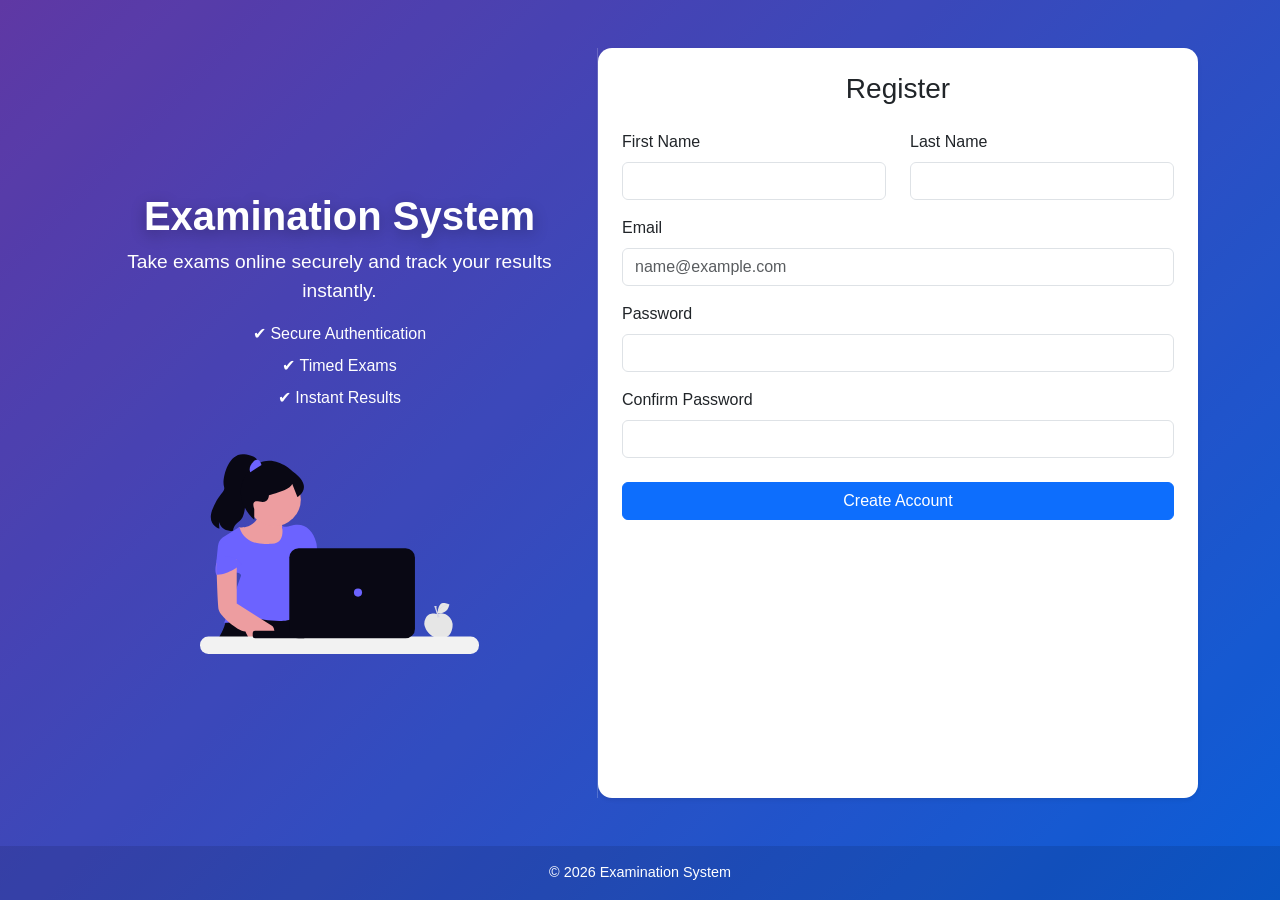
<file: index.html>
<!doctype html>
<html lang="en">
  <head>
    <meta charset="UTF-8" />
    <meta name="viewport" content="width=device-width, initial-scale=1.0" />
    <title>Examination System - Registration</title>
    <link
      href="https://cdn.jsdelivr.net/npm/bootstrap@5.3.8/dist/css/bootstrap.min.css"
      rel="stylesheet"
      integrity="sha384-sRIl4kxILFvY47J16cr9ZwB07vP4J8+LH7qKQnuqkuIAvNWLzeN8tE5YBujZqJLB"
      crossorigin="anonymous"
    />

    <link href="style.css" rel="stylesheet" />

    <script>
      const user = localStorage.getItem("user");
      const isLoggedIn = localStorage.getItem("isLoggedIn");

      // redirect if already logged in
      if (isLoggedIn && user) {
        window.location.replace("exam.html");
      }
      // check if user exists
      else if (user && !isLoggedIn) {
        window.location.replace("login.html");
      }
      // clean invalid login if user missing
      else {
        localStorage.removeItem("isLoggedIn");
      }
    </script>
  </head>
  <body>
    <main class="container py-5">
      <div class="hero-panel">
        <h1>Examination System</h1>
        <p>Take exams online securely and track your results instantly.</p>
        <ul class="feature-list">
          <li>✔ Secure Authentication</li>
          <li>✔ Timed Exams</li>
          <li>✔ Instant Results</li>
        </ul>
        <img src="images/exam.svg" alt="Exam illustration" />
      </div>

      <form
        id="registerForm"
        class="mx-auto needs-validation card p-4 shadow-sm"
        style="max-width: 600px"
        novalidate
        method="POST"
      >
        <h3 class="mb-4 text-center">Register</h3>

        <div class="row">
          <div class="col-12 col-md-6 mb-3">
            <label for="first-name" class="form-label">First Name</label>
            <input
              type="text"
              id="first-name"
              name="first_name"
              class="form-control"
              required
            />
            <div class="invalid-feedback" id="first-name-error">
              Enter a valid first name (letters only).
            </div>
          </div>

          <div class="col-12 col-md-6 mb-3">
            <label for="last-name" class="form-label">Last Name</label>
            <input
              type="text"
              id="last-name"
              name="last_name"
              class="form-control"
              required
            />
            <div class="invalid-feedback" id="last-name-error">
              Enter a valid last name (letters only).
            </div>
          </div>
        </div>

        <div class="mb-3">
          <label for="email" class="form-label">Email</label>
          <input
            type="email"
            id="email"
            name="email"
            class="form-control"
            required
            placeholder="name@example.com"
          />
          <div class="invalid-feedback" id="email-error">
            Enter a valid email address (name@example.com).
          </div>
        </div>

        <div class="mb-3">
          <label for="password" class="form-label">Password</label>
          <input
            type="password"
            id="password"
            name="password"
            class="form-control"
            minlength="8"
            required
          />
          <div class="invalid-feedback" id="password-error">
            Password must be at least 8 characters.
          </div>
        </div>

        <div class="mb-4">
          <label for="confirm-password" class="form-label">
            Confirm Password
          </label>
          <input
            type="password"
            id="confirm-password"
            name="confirm_password"
            class="form-control"
            required
          />

          <div class="invalid-feedback" id="confirm-match-error">
            Passwords must match.
          </div>
        </div>

        <button type="submit" class="btn btn-primary w-100">
          Create Account
        </button>
      </form>
    </main>

    <footer>© 2026 Examination System</footer>

    <script
      src="https://cdn.jsdelivr.net/npm/bootstrap@5.3.8/dist/js/bootstrap.bundle.min.js"
      integrity="sha384-FKyoEForCGlyvwx9Hj09JcYn3nv7wiPVlz7YYwJrWVcXK/BmnVDxM+D2scQbITxI"
      crossorigin="anonymous"
    ></script>

    <script src="register.js"></script>
  </body>
</html>
</file>
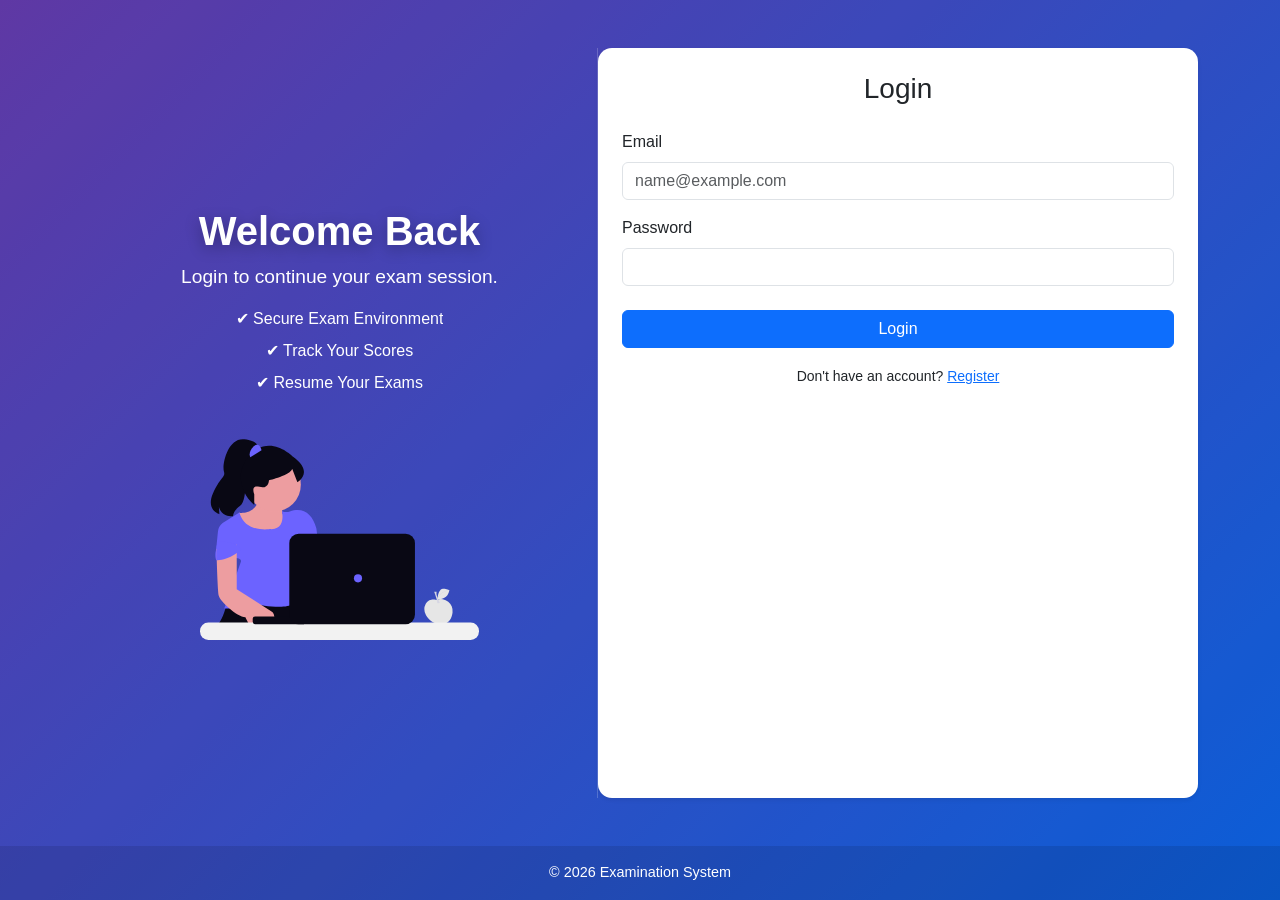
<file: exam.html>
<!doctype html>
<html lang="en">
  <head>
    <meta charset="UTF-8" />
    <meta name="viewport" content="width=device-width, initial-scale=1.0" />
    <title>Exam Page</title>
    <link
      href="https://cdn.jsdelivr.net/npm/bootstrap@5.3.0/dist/css/bootstrap.min.css"
      rel="stylesheet"
    />
    <link href="exam.css" rel="stylesheet" />
  </head>
  <body>
    <!-- Exam Page -->
    <div id="examPage" class="exam-container">
      <!-- Timer Progress Bar -->
      <div class="timer-container">
        <div class="timer-bar-wrapper">
          <div class="timer-bar" id="timerBar">
            <span class="timer-text" id="timerDisplay">05:00</span>
          </div>
        </div>
      </div>

      <div class="user-info">
        <span class="user-name" id="userName">Student</span>
      </div>

      <div class="row">
        <div class="col-md-8">
          <!-- Question -->
          <div class="question-box">
            <div class="question-text" id="questionText">
              Loading question...
            </div>
          </div>

          <!-- Answer Options -->
          <div id="answerOptions"></div>

          <!-- Navigation Requirement Alert -->
          <div
            id="navigationAlert"
            class="alert alert-info hidden"
            role="alert"
          >
            <strong>ℹ️</strong> Please select an answer or mark this question
            before moving to the next one.
          </div>

          <!-- Time Reminder Notification -->
          <div id="timeReminder" class="time-reminder hidden"></div>

          <!-- Navigation Bar -->
          <div class="navigation-bar">
            <button class="nav-button" id="previousBtn">Previous</button>
            <span class="question-number" id="questionNumber">1</span>
            <button class="nav-button" id="nextBtn">Next</button>
            <button class="mark-button" id="markBtn">Mark</button>
            <button class="submit-button" id="submitBtn">Submit</button>
          </div>
        </div>

        <!-- Mark List -->
        <div class="col-md-4">
          <div class="mark-list-container">
            <h5 class="mark-list-title">Marked Questions</h5>
            <div class="mark-list" id="markList">
              <p class="text-muted">No marked questions</p>
            </div>
          </div>
        </div>
      </div>
    </div>

    <!-- Timeout Page -->
    <div id="timeoutPage" class="exam-container hidden">
      <div class="result-page">
        <div class="result-title">⏰ Time's Up!</div>
        <div class="result-message" id="timeoutMessage">
          Dear <span id="timeoutName"></span>,<br />
          Unfortunately, the exam time has ended before you could submit your
          answers.
        </div>
        <div class="score-display" id="timeoutScore">0%</div>
        <p class="text-muted">
          Your answers have been automatically submitted.
        </p>
        <div class="mt-4 d-flex gap-3 justify-content-center">
          <button class="btn btn-lg btn-primary" onclick="takeAnotherTest()">
            📝 Take Another Test
          </button>
          <button class="btn btn-lg btn-outline-danger" onclick="logout()">
            🚪 Log Out
          </button>
        </div>
      </div>
    </div>

    <!-- Grades Page -->
    <div id="gradesPage" class="exam-container hidden">
      <div class="result-page">
        <div class="result-title">🎉 Exam Submitted!</div>
        <div class="result-message" id="gradesMessage">
          Dear <span id="gradesName"></span>,<br />
          Congratulations on completing the exam!
        </div>
        <div class="score-display" id="gradesScore">0%</div>
        <p class="text-muted">Thank you for your participation.</p>
        <div class="mt-4 d-flex gap-3 justify-content-center">
          <button class="btn btn-lg btn-primary" id="takeAnotherTestBtn">
            📝 Take Another Test
          </button>
          <button class="btn btn-lg btn-outline-danger" id="logoutBtn">
            🚪 Log Out
          </button>
        </div>
      </div>
    </div>

    <!-- Submit Confirmation Modal -->
    <div
      class="modal fade"
      id="submitModal"
      tabindex="-1"
      aria-labelledby="submitModalLabel"
      aria-hidden="true"
    >
      <div class="modal-dialog modal-dialog-centered">
        <div class="modal-content">
          <div class="modal-header">
            <h5 class="modal-title" id="submitModalLabel">Submit Exam</h5>
            <button
              type="button"
              class="btn-close"
              data-bs-dismiss="modal"
              aria-label="Close"
            ></button>
          </div>
          <div class="modal-body">
            <p id="submitModalMessage">
              Are you sure you want to submit your exam?
            </p>
            <div
              id="markedQuestionsWarning"
              class="alert alert-warning hidden"
              role="alert"
            >
              <strong>⚠️ Warning:</strong> You still have
              <span id="markedCount">0</span> question(s) marked. Do you want to
              go back and solve them?
            </div>
          </div>
          <div class="modal-footer">
            <button
              type="button"
              class="btn btn-secondary"
              data-bs-dismiss="modal"
              id="goBackBtn"
            >
              Go Back
            </button>
            <button type="button" class="btn btn-primary" id="confirmSubmitBtn">
              Submit Anyway
            </button>
          </div>
        </div>
      </div>
    </div>

    <script src="https://cdn.jsdelivr.net/npm/bootstrap@5.3.0/dist/js/bootstrap.bundle.min.js"></script>

    <!-- Exam modules - order matters! -->
    <script src="js/exam-state.js"></script>
    <script src="js/exam-data.js"></script>
    <script src="js/exam-utils.js"></script>
    <script src="js/exam-timer.js"></script>
    <script src="js/exam-display.js"></script>
    <script src="js/exam-navigation.js"></script>
    <script src="js/exam-scoring.js"></script>
    <script src="js/exam-main.js"></script>
  </body>
</html>
</file>
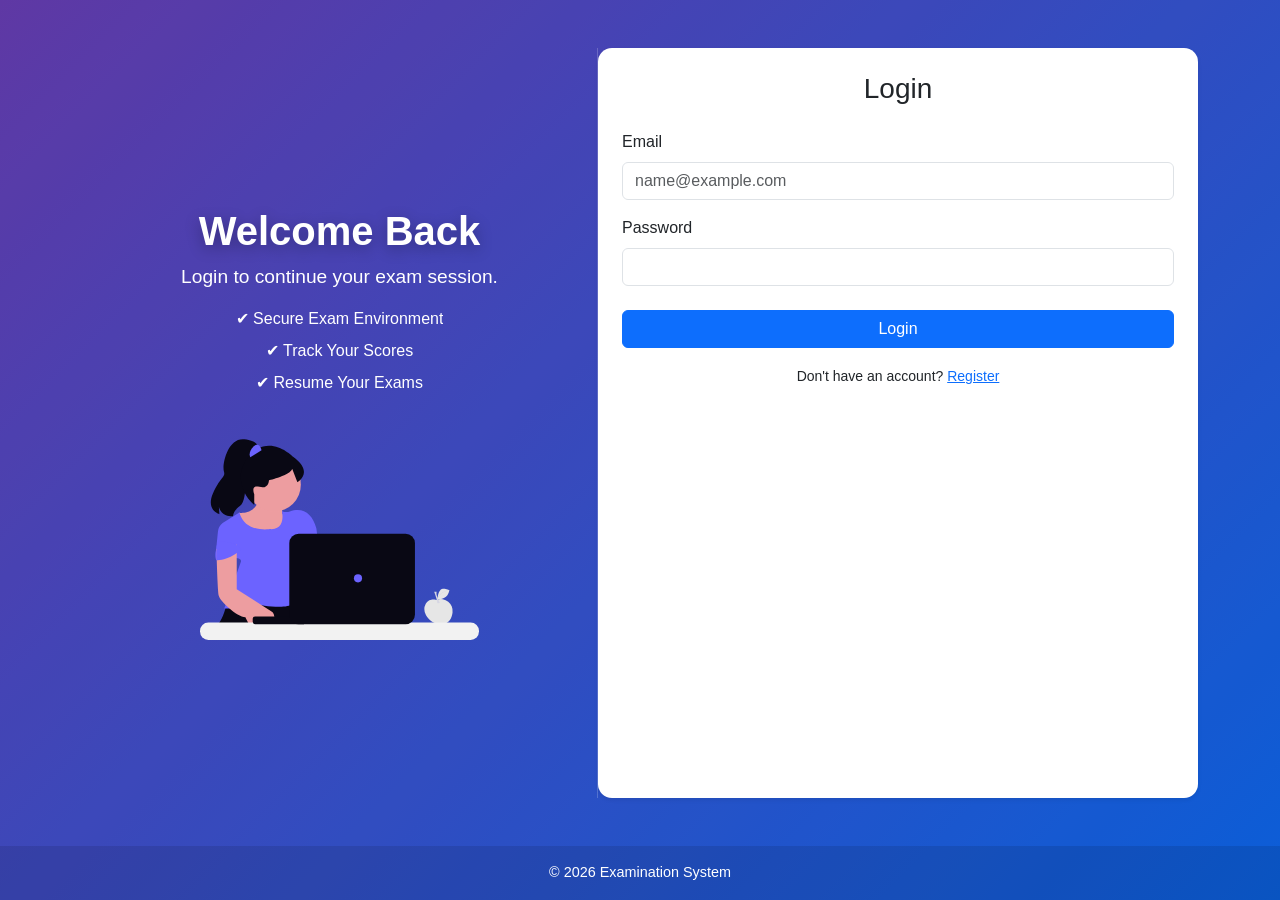
<file: login.html>
<!doctype html>
<html lang="en">
  <head>
    <meta charset="UTF-8" />
    <meta name="viewport" content="width=device-width, initial-scale=1.0" />
    <title>Login</title>

    <link
      href="https://cdn.jsdelivr.net/npm/bootstrap@5.3.8/dist/css/bootstrap.min.css"
      rel="stylesheet"
      integrity="sha384-sRIl4kxILFvY47J16cr9ZwB07vP4J8+LH7qKQnuqkuIAvNWLzeN8tE5YBujZqJLB"
      crossorigin="anonymous"
    />

    <link href="style.css" rel="stylesheet" />

    <script>
      const user = localStorage.getItem("user");
      const isLoggedIn = localStorage.getItem("isLoggedIn");

      // redirect if already logged in
      if (isLoggedIn && user) {
        window.location.replace("exam.html");
      }
      // clean invalid login if user missing
      else if (!user && isLoggedIn) {
        localStorage.removeItem("isLoggedIn");
      }
    </script>
  </head>

  <body>
    <main class="container py-5">
      <div class="hero-panel">
        <h1>Welcome Back</h1>
        <p>Login to continue your exam session.</p>
        <ul class="feature-list">
          <li>✔ Secure Exam Environment</li>
          <li>✔ Track Your Scores</li>
          <li>✔ Resume Your Exams</li>
        </ul>
        <img src="images/exam.svg" alt="Exam illustration" />
      </div>

      <form
        id="loginForm"
        class="mx-auto needs-validation card p-4 shadow-sm"
        style="max-width: 600px"
        novalidate
      >
        <h3 class="mb-4 text-center">Login</h3>

        <div
          id="login-error"
          class="alert alert-danger d-none text-center"
        ></div>

        <div class="mb-3">
          <label for="email" class="form-label">Email</label>

          <input
            type="email"
            id="email"
            name="email"
            class="form-control"
            required
            placeholder="name@example.com"
          />

          <div class="invalid-feedback" id="email-error">
            Enter the email you registered with.
          </div>
        </div>

        <div class="mb-4">
          <label for="password" class="form-label">Password</label>

          <input
            type="password"
            id="password"
            name="password"
            class="form-control"
            required
          />

          <div class="invalid-feedback" id="password-error">
            Please enter your password.
          </div>
        </div>

        <button type="submit" class="btn btn-primary w-100">Login</button>

        <div class="text-center mt-3">
          <small>
            Don't have an account?
            <a href="index.html">Register</a>
          </small>
        </div>
      </form>
    </main>

    <footer>© 2026 Examination System</footer>

    <script
      src="https://cdn.jsdelivr.net/npm/bootstrap@5.3.8/dist/js/bootstrap.bundle.min.js"
      integrity="sha384-FKyoEForCGlyvwx9Hj09JcYn3nv7wiPVlz7YYwJrWVcXK/BmnVDxM+D2scQbITxI"
      crossorigin="anonymous"
    ></script>

    <script src="login.js"></script>
  </body>
</html>
</file>
<file: style.css>
body {
  min-height: 100vh;
  background: linear-gradient(135deg, #6f42c1, #0d6efd);
  background-attachment: fixed;
  display: flex;
  flex-direction: column;
  margin: 0;
  font-family: Arial, sans-serif;
}

body::before {
  content: "";
  position: fixed;
  top: 0;
  left: 0;
  width: 100%;
  height: 100%;
  background: rgba(0, 0, 0, 0.15);
  z-index: -1;
}

main {
  flex: 1 1 auto;
  display: flex;
  flex-direction: row;
  min-height: 0;
  overflow: hidden;
}

.hero-panel {
  flex: 1;
  display: flex;
  flex-direction: column;
  justify-content: center;
  align-items: center;
  color: white;
  padding: 2rem;
  text-align: center;
  border-right: 1px solid rgba(255, 255, 255, 0.2);
  min-height: 0;
}

.hero-panel h1 {
  font-weight: 700;
  text-shadow: 0 4px 15px rgba(0, 0, 0, 0.3);
  margin-bottom: 0.5rem;
}

.hero-panel p {
  font-size: 1.2rem;
  margin-bottom: 1rem;
}

.hero-panel .feature-list {
  list-style: none;
  padding-left: 0;
  margin-bottom: 1rem;
  overflow: hidden;
}

.hero-panel .feature-list li {
  margin-bottom: 0.5rem;
  font-weight: 500;
}

.hero-panel img {
  max-width: 280px;
  margin-top: 1rem;
  max-height: 40vh;
}

.form-panel {
  flex: 1;
  display: flex;
  justify-content: center;
  align-items: center;
  padding: 2rem;
  min-height: 0;
  overflow: hidden;
}

form.card {
  width: 100%;
  max-width: 500px;
  border-radius: 14px;
  border: none;
  box-shadow: 0 15px 40px rgba(0, 0, 0, 0.2);
  background-color: #fff;
  overflow-y: auto;
  max-height: 90vh;
}

.form-control:focus {
  border-color: #6366f1;
  box-shadow: 0 0 0 0.2rem rgba(99, 102, 241, 0.25);
}

.btn-primary {
  transition: all 0.25s ease;
}

.btn-primary:hover {
  transform: translateY(-2px);
  box-shadow: 0 8px 18px rgba(0, 0, 0, 0.15);
}

footer {
  flex-shrink: 0;
  text-align: center;
  padding: 1rem 0;
  font-size: 0.9rem;
  color: white;
  background: rgba(0, 0, 0, 0.1);
}

@media (max-width: 991px) {
  main {
    flex-direction: column;
  }

  .hero-panel,
  .form-panel {
    padding: 2rem 1rem;
    border-right: none;
  }

  .hero-panel h1 {
    font-size: 1.8rem;
  }

  .hero-panel p {
    font-size: 1rem;
  }

  .hero-panel img {
    max-width: 180px;
    margin-bottom: 1rem;
  }

  form.card {
    max-height: none;
  }
}
</file>
<file: exam.css>
/* Exam Page Styles */
body {
  min-height: 100vh;
  background: linear-gradient(135deg, #6f42c1, #0d6efd);
  background-attachment: fixed;
  font-family: Arial, sans-serif;
  padding: 20px 0;
}

.exam-container {
  max-width: 1000px;
  margin: 0 auto;
  background: white;
  padding: 30px;
  border-radius: 14px;
  box-shadow: 0 15px 40px rgba(0, 0, 0, 0.3);
}

/* Timer Styles */
.timer-container {
  background: transparent;
  border: none;
  padding: 0;
  margin-bottom: 20px;
}

.timer-bar-wrapper {
  background-color: #e9ecef;
  height: 35px;
  border-radius: 8px;
  overflow: hidden;
  position: relative;
  box-shadow: 0 2px 5px rgba(0, 0, 0, 0.1);
}

.timer-bar {
  height: 100%;
  background: #6f42c1;
  transition:
    width 1s linear,
    background 0.3s ease;
  display: flex;
  align-items: center;
  justify-content: flex-end;
  padding-right: 15px;
}

.timer-bar.warning {
  background: #ffc107;
}

.timer-bar.danger {
  background: #dc3545;
}

.timer-text {
  color: white;
  font-weight: bold;
  font-size: 16px;
  text-shadow: 0 1px 3px rgba(0, 0, 0, 0.3);
}

.time-reminder {
  position: fixed;
  top: 20px;
  right: 20px;
  background: linear-gradient(135deg, #6f42c1, #0d6efd);
  color: white;
  padding: 15px 25px;
  border-radius: 10px;
  box-shadow: 0 8px 25px rgba(0, 0, 0, 0.3);
  z-index: 1000;
  animation: slideIn 0.5s ease-out;
  font-weight: 600;
}

@keyframes slideIn {
  from {
    transform: translateX(400px);
    opacity: 0;
  }
  to {
    transform: translateX(0);
    opacity: 1;
  }
}

.reminder-fade-out {
  animation: fadeOut 0.5s ease-out forwards;
}

@keyframes fadeOut {
  to {
    opacity: 0;
    transform: translateX(400px);
  }
}

/* User Info */
.user-info {
  background: linear-gradient(135deg, #6f42c1, #0d6efd);
  color: white;
  padding: 12px 24px;
  border-radius: 8px;
  margin-bottom: 25px;
  display: flex;
  align-items: center;
  gap: 12px;
}

.user-name {
  font-weight: 600;
  font-size: 1.1rem;
}

/* Question Styles */
.question-box {
  background: #f8f9fa;
  border: 2px solid #6f42c1;
  padding: 25px;
  margin-bottom: 25px;
  min-height: 120px;
  border-radius: 10px;
}

.question-text {
  font-size: 18px;
  color: #212529;
  margin-bottom: 0;
  font-weight: 500;
  line-height: 1.6;
}

/* Answer Options */
.answer-option {
  background: #ffe0b2;
  border: 2px solid #ffb74d;
  padding: 15px 20px;
  margin-bottom: 12px;
  border-radius: 8px;
  cursor: pointer;
  transition: all 0.2s ease;
  display: flex;
  align-items: center;
  justify-content: space-between;
}

.answer-option:hover {
  background: #ffd699;
  border-color: #ff9800;
}

.answer-option.selected {
  background: #ff9800;
  border-color: #f57c00;
  color: white;
}

.answer-text {
  font-size: 15px;
  font-weight: 500;
}

.answer-radio {
  margin-left: auto;
  width: 20px;
  height: 20px;
  cursor: pointer;
}

/* Navigation */
.navigation-bar {
  background: #28a745;
  padding: 18px;
  display: flex;
  justify-content: center;
  align-items: center;
  gap: 20px;
  margin-top: 30px;
  border-radius: 10px;
}

.nav-button {
  background: #6f42c1;
  color: white;
  border: none;
  padding: 10px 24px;
  border-radius: 8px;
  cursor: pointer;
  font-weight: 600;
  transition: all 0.2s ease;
}

.nav-button:hover {
  background: #5a32a3;
}

.nav-button:disabled {
  background: #6c757d;
  cursor: not-allowed;
}

.submit-button {
  background: #ffc107;
  color: #212529;
  border: none;
  padding: 10px 28px;
  border-radius: 8px;
  cursor: pointer;
  font-weight: 700;
  transition: all 0.2s ease;
}

.submit-button:hover {
  background: #ffb300;
}

.question-number {
  color: white;
  font-weight: 700;
  font-size: 18px;
  min-width: 30px;
  text-align: center;
}

.mark-button {
  background: #ffc107;
  color: #212529;
  border: none;
  padding: 10px 24px;
  border-radius: 8px;
  cursor: pointer;
  font-weight: 600;
  transition: all 0.2s ease;
}

.mark-button:hover {
  background: #ffb300;
}

/* Marked Questions List */
.mark-list-container {
  background: #ffe0b2;
  padding: 20px;
  border-radius: 10px;
  border: 2px solid #ffb74d;
}

.mark-list-title {
  color: #6f42c1;
  font-weight: 600;
  margin-bottom: 15px;
}

.mark-list {
  min-height: 150px;
}

.mark-item {
  background: #ffb74d;
  padding: 12px 16px;
  margin-bottom: 10px;
  border-radius: 8px;
  cursor: pointer;
  transition: all 0.2s ease;
  font-weight: 500;
  color: #212529;
}

.mark-item:hover {
  background: #ff9800;
  color: white;
}

/* Results Page */
.result-page {
  text-align: center;
  padding: 60px 40px;
}

.result-title {
  font-size: 36px;
  font-weight: 700;
  margin-bottom: 25px;
  color: #6f42c1;
}

.result-message {
  font-size: 20px;
  margin-bottom: 35px;
  color: #495057;
  line-height: 1.6;
}

.score-display {
  font-size: 56px;
  font-weight: 700;
  color: #28a745;
  margin: 35px 0;
}

/* Modal Styles */
.modal-header {
  background: linear-gradient(135deg, #6f42c1, #0d6efd);
  color: white;
}

.modal-header .btn-close {
  filter: invert(1);
}

.modal-title {
  font-weight: 600;
}

.btn-primary {
  background: #6f42c1;
  border-color: #6f42c1;
}

.btn-primary:hover {
  background: #5a32a3;
  border-color: #5a32a3;
}

.btn-outline-danger {
  color: #dc3545;
  border-color: #dc3545;
}

.btn-outline-danger:hover {
  background: #dc3545;
  border-color: #dc3545;
  color: white;
}

/* Alerts */
.alert-info {
  background-color: #d1ecf1;
  border-color: #bee5eb;
  color: #0c5460;
  padding: 12px;
  border-radius: 8px;
  margin-top: 10px;
  font-size: 14px;
}

/* Utility */
.hidden {
  display: none;
}
</file>
